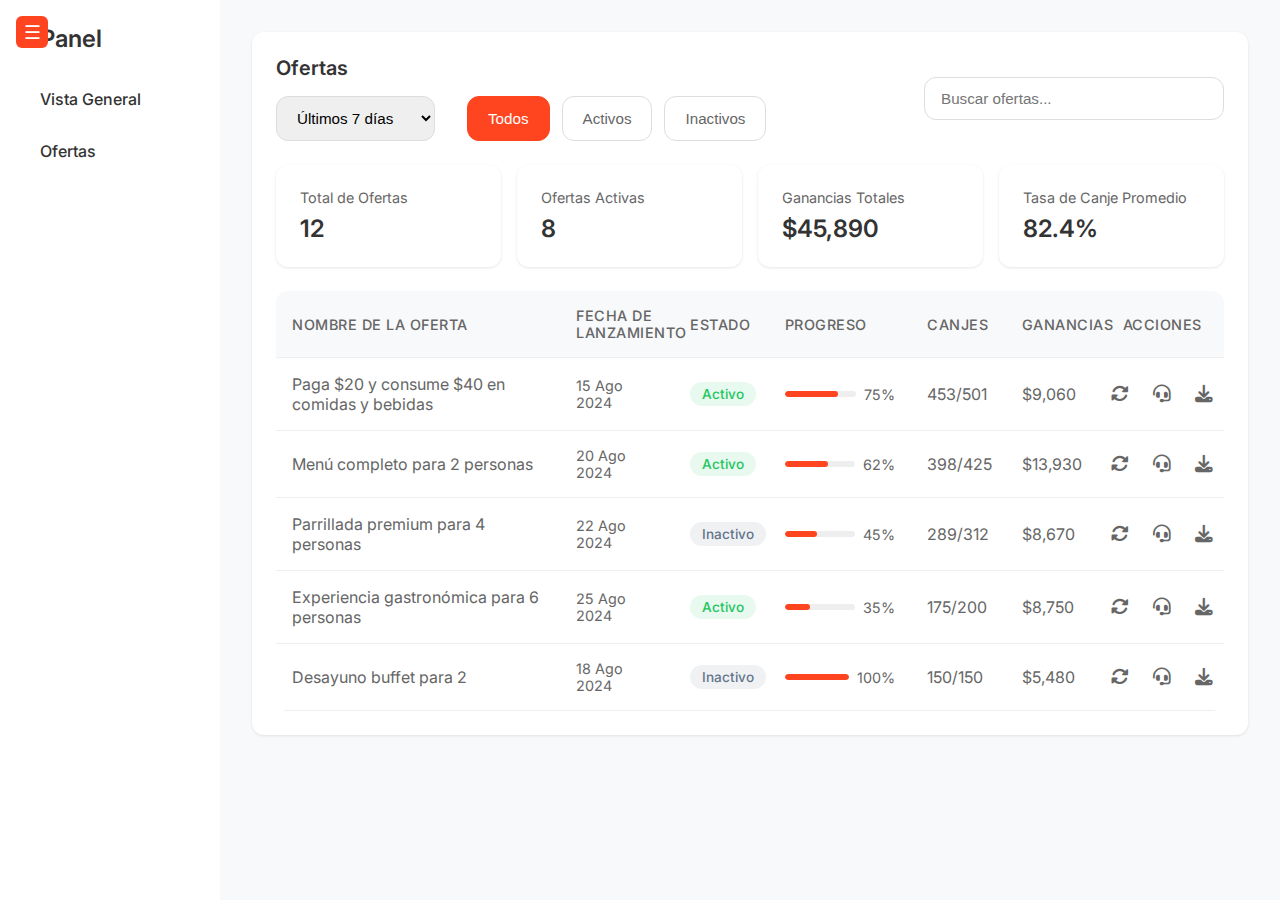
<file: deals.html>
<!DOCTYPE html>
<html lang="es">
<head>
    <meta charset="UTF-8">
    <meta name="viewport" content="width=device-width, initial-scale=1.0">
    <title>Ofertas - Panel de Comerciante</title>
    <link href="https://fonts.googleapis.com/css2?family=Inter:wght@400;500;600&display=swap" rel="stylesheet">
    <link rel="stylesheet" href="styles.css">
    <link rel="stylesheet" href="https://cdnjs.cloudflare.com/ajax/libs/font-awesome/6.5.1/css/all.min.css">
    <style>
        /* Deals-specific styles */
        .deals-header {
            display: flex;
            justify-content: space-between;
            align-items: center;
            margin-bottom: var(--spacing);
        }

        .report-filters {
            display: flex;
            gap: 1rem;
            margin-top: 0.75rem;
        }

        .filter-select {
            padding: 0.75rem 1rem;
            border: 1px solid #ddd;
            border-radius: var(--border-radius);
            font-size: 0.95rem;
            min-width: 150px;
        }

        .filter-select:focus {
            outline: none;
            border-color: var(--primary-color);
        }

        .search-bar {
            padding: 0.75rem 1rem;
            border: 1px solid #ddd;
            border-radius: var(--border-radius);
            font-size: 0.95rem;
            width: 300px;
        }

        .search-bar:focus {
            outline: none;
            border-color: var(--primary-color);
        }

        .deals-summary {
            display: grid;
            grid-template-columns: repeat(auto-fit, minmax(200px, 1fr));
            gap: 1rem;
            margin-bottom: var(--spacing);
        }

        .metric-card {
            background: white;
            padding: 1.5rem;
            border-radius: var(--border-radius);
            box-shadow: 0 1px 3px rgba(0,0,0,0.1);
        }

        .metric-title {
            color: var(--text-color);
            font-size: 0.9rem;
            margin-bottom: 0.5rem;
        }

        .metric-value {
            color: var(--secondary-color);
            font-size: 1.5rem;
            font-weight: 600;
        }

        .deals-table {
            width: 100%;
            border-collapse: collapse;
            margin-top: 1rem;
            background: white;
            border-radius: var(--border-radius);
            overflow: hidden;
            table-layout: fixed;
        }

        .deals-table th,
        .deals-table td {
            padding: 1rem;
            text-align: left;
            border-bottom: 1px solid #eee;
        }

        .deals-table th:first-child,
        .deals-table td:first-child {
            width: 30%;
        }

        .deals-table th:nth-child(2),
        .deals-table td:nth-child(2) {
            width: 12%;
        }

        .deals-table th:nth-child(3),
        .deals-table td:nth-child(3) {
            width: 10%;
        }

        .deals-table th:nth-child(4),
        .deals-table td:nth-child(4) {
            width: 15%;
        }

        .deals-table th:nth-child(5),
        .deals-table td:nth-child(5) {
            width: 10%;
        }

        .deals-table th:nth-child(6),
        .deals-table td:nth-child(6) {
            width: 10%;
        }

        .deals-table th:last-child,
        .deals-table td:last-child {
            width: 13%;
            text-align: center;
        }

        .deals-table th {
            background: var(--bg-color);
            font-weight: 500;
            color: var(--text-color);
            font-size: 0.9rem;
            text-transform: uppercase;
            letter-spacing: 0.5px;
        }

        .deals-table tr:hover {
            background: rgba(255, 68, 32, 0.03);
        }

        .status-badge {
            display: inline-flex;
            align-items: center;
            padding: 0.25rem 0.75rem;
            border-radius: 1rem;
            font-size: 0.85rem;
            font-weight: 500;
        }

        .status-badge.active {
            background: rgba(34, 197, 94, 0.1);
            color: #22c55e;
        }

        .status-badge.finished {
            background: rgba(100, 116, 139, 0.1);
            color: #64748b;
        }

        .launch-date {
            color: var(--text-color);
            font-size: 0.9rem;
        }

        .deal-progress {
            display: flex;
            align-items: center;
            gap: 0.5rem;
        }

        .progress-bar {
            flex: 1;
            height: 6px;
            background: #eee;
            border-radius: 3px;
            overflow: hidden;
        }

        .progress-fill {
            height: 100%;
            background: var(--primary-color);
            border-radius: 3px;
            transition: width 0.3s ease;
        }

        .progress-text {
            font-size: 0.9rem;
            color: var(--text-color);
            white-space: nowrap;
        }

        .action-icons {
            display: flex;
            gap: 1.5rem;
            justify-content: center;
        }

        .action-icon {
            color: var(--text-color);
            font-size: 1.1rem;
            cursor: pointer;
            transition: color 0.2s ease;
        }

        .action-icon:hover {
            color: var(--primary-color);
        }

        .action-icon.repeat:hover {
            color: #22c55e;
        }

        .action-icon.support:hover {
            color: #3b82f6;
        }

        .action-icon.download:hover {
            color: var(--primary-color);
        }

        .action-icon-wrapper {
            position: relative;
        }

        .action-icon-wrapper:hover::after {
            content: attr(data-tooltip);
            position: absolute;
            bottom: 100%;
            left: 50%;
            transform: translateX(-50%);
            padding: 0.5rem;
            background: #333;
            color: white;
            font-size: 0.75rem;
            border-radius: 4px;
            white-space: nowrap;
            z-index: 1;
            margin-bottom: 0.5rem;
        }

        /* Add filter button styles */
        .filter-buttons {
            display: flex;
            gap: 0.75rem;
            margin-left: 1rem;
        }

        .filter-button {
            padding: 0.75rem 1.25rem;
            border: 1px solid #ddd;
            border-radius: var(--border-radius);
            background: white;
            color: var(--text-color);
            font-size: 0.95rem;
            cursor: pointer;
            transition: all 0.2s ease;
        }

        .filter-button:hover {
            border-color: var(--primary-color);
            color: var(--primary-color);
        }

        .filter-button.active {
            background: var(--primary-color);
            color: white;
            border-color: var(--primary-color);
        }
    </style>
</head>
<body>
    <button class="sidebar-toggle">☰</button>
    <div class="sidebar">
        <h1 style="margin: 0 0 1.5rem 1rem;">Panel</h1>
        <a href="index.html">Vista General</a>
        <a href="deals.html" class="active">Ofertas</a>
    </div>
    <div class="main-content">
        <div class="card">
            <div class="deals-header">
                <div>
                    <h2>Ofertas</h2>
                    <div class="report-filters">
                        <select class="filter-select" id="timeRange">
                            <option value="7">Últimos 7 días</option>
                            <option value="30">Últimos 30 días</option>
                            <option value="90">Últimos 90 días</option>
                            <option value="365">Último año</option>
                        </select>
                        <div class="filter-buttons">
                            <button class="filter-button active" data-status="all">Todos</button>
                            <button class="filter-button" data-status="active">Activos</button>
                            <button class="filter-button" data-status="inactive">Inactivos</button>
                        </div>
                    </div>
                </div>
                <input type="text" class="search-bar" placeholder="Buscar ofertas...">
            </div>

            <div class="deals-summary">
                <div class="metric-card">
                    <div class="metric-title">Total de Ofertas</div>
                    <div class="metric-value">12</div>
                </div>
                <div class="metric-card">
                    <div class="metric-title">Ofertas Activas</div>
                    <div class="metric-value">8</div>
                </div>
                <div class="metric-card">
                    <div class="metric-title">Ganancias Totales</div>
                    <div class="metric-value">$45,890</div>
                </div>
                <div class="metric-card">
                    <div class="metric-title">Tasa de Canje Promedio</div>
                    <div class="metric-value">82.4%</div>
                </div>
            </div>

            <table class="deals-table">
                <thead>
                    <tr>
                        <th>Nombre de la Oferta</th>
                        <th>Fecha de Lanzamiento</th>
                        <th>Estado</th>
                        <th>Progreso</th>
                        <th>Canjes</th>
                        <th>Ganancias</th>
                        <th>Acciones</th>
                    </tr>
                </thead>
                <tbody>
                    <tr>
                        <td>Paga $20 y consume $40 en comidas y bebidas</td>
                        <td class="launch-date">15 Ago 2024</td>
                        <td><span class="status-badge active">Activo</span></td>
                        <td>
                            <div class="deal-progress">
                                <div class="progress-bar">
                                    <div class="progress-fill" style="width: 75%"></div>
                                </div>
                                <span class="progress-text">75%</span>
                            </div>
                        </td>
                        <td>453/501</td>
                        <td>$9,060</td>
                        <td>
                            <div class="action-icons">
                                <div class="action-icon-wrapper" data-tooltip="Repetir Oferta">
                                    <i class="fa-solid fa-rotate action-icon repeat"></i>
                                </div>
                                <div class="action-icon-wrapper" data-tooltip="Contactar Soporte">
                                    <i class="fa-solid fa-headset action-icon support"></i>
                                </div>
                                <div class="action-icon-wrapper" data-tooltip="Descargar Reporte">
                                    <i class="fa-solid fa-download action-icon download"></i>
                                </div>
                            </div>
                        </td>
                    </tr>
                    <tr>
                        <td>Menú completo para 2 personas</td>
                        <td class="launch-date">20 Ago 2024</td>
                        <td><span class="status-badge active">Activo</span></td>
                        <td>
                            <div class="deal-progress">
                                <div class="progress-bar">
                                    <div class="progress-fill" style="width: 62%"></div>
                                </div>
                                <span class="progress-text">62%</span>
                            </div>
                        </td>
                        <td>398/425</td>
                        <td>$13,930</td>
                        <td>
                            <div class="action-icons">
                                <div class="action-icon-wrapper" data-tooltip="Repetir Oferta">
                                    <i class="fa-solid fa-rotate action-icon repeat"></i>
                                </div>
                                <div class="action-icon-wrapper" data-tooltip="Contactar Soporte">
                                    <i class="fa-solid fa-headset action-icon support"></i>
                                </div>
                                <div class="action-icon-wrapper" data-tooltip="Descargar Reporte">
                                    <i class="fa-solid fa-download action-icon download"></i>
                                </div>
                            </div>
                        </td>
                    </tr>
                    <tr>
                        <td>Parrillada premium para 4 personas</td>
                        <td class="launch-date">22 Ago 2024</td>
                        <td><span class="status-badge finished">Inactivo</span></td>
                        <td>
                            <div class="deal-progress">
                                <div class="progress-bar">
                                    <div class="progress-fill" style="width: 45%"></div>
                                </div>
                                <span class="progress-text">45%</span>
                            </div>
                        </td>
                        <td>289/312</td>
                        <td>$8,670</td>
                        <td>
                            <div class="action-icons">
                                <div class="action-icon-wrapper" data-tooltip="Repetir Oferta">
                                    <i class="fa-solid fa-rotate action-icon repeat"></i>
                                </div>
                                <div class="action-icon-wrapper" data-tooltip="Contactar Soporte">
                                    <i class="fa-solid fa-headset action-icon support"></i>
                                </div>
                                <div class="action-icon-wrapper" data-tooltip="Descargar Reporte">
                                    <i class="fa-solid fa-download action-icon download"></i>
                                </div>
                            </div>
                        </td>
                    </tr>
                    <tr>
                        <td>Experiencia gastronómica para 6 personas</td>
                        <td class="launch-date">25 Ago 2024</td>
                        <td><span class="status-badge active">Activo</span></td>
                        <td>
                            <div class="deal-progress">
                                <div class="progress-bar">
                                    <div class="progress-fill" style="width: 35%"></div>
                                </div>
                                <span class="progress-text">35%</span>
                            </div>
                        </td>
                        <td>175/200</td>
                        <td>$8,750</td>
                        <td>
                            <div class="action-icons">
                                <div class="action-icon-wrapper" data-tooltip="Repetir Oferta">
                                    <i class="fa-solid fa-rotate action-icon repeat"></i>
                                </div>
                                <div class="action-icon-wrapper" data-tooltip="Contactar Soporte">
                                    <i class="fa-solid fa-headset action-icon support"></i>
                                </div>
                                <div class="action-icon-wrapper" data-tooltip="Descargar Reporte">
                                    <i class="fa-solid fa-download action-icon download"></i>
                                </div>
                            </div>
                        </td>
                    </tr>
                    <tr>
                        <td>Desayuno buffet para 2</td>
                        <td class="launch-date">18 Ago 2024</td>
                        <td><span class="status-badge finished">Inactivo</span></td>
                        <td>
                            <div class="deal-progress">
                                <div class="progress-bar">
                                    <div class="progress-fill" style="width: 100%"></div>
                                </div>
                                <span class="progress-text">100%</span>
                            </div>
                        </td>
                        <td>150/150</td>
                        <td>$5,480</td>
                        <td>
                            <div class="action-icons">
                                <div class="action-icon-wrapper" data-tooltip="Repetir Oferta">
                                    <i class="fa-solid fa-rotate action-icon repeat"></i>
                                </div>
                                <div class="action-icon-wrapper" data-tooltip="Contactar Soporte">
                                    <i class="fa-solid fa-headset action-icon support"></i>
                                </div>
                                <div class="action-icon-wrapper" data-tooltip="Descargar Reporte">
                                    <i class="fa-solid fa-download action-icon download"></i>
                                </div>
                            </div>
                        </td>
                    </tr>
                </tbody>
            </table>
        </div>
    </div>
    <script src="script.js"></script>
    <script>
        // Handle time range changes
        document.getElementById('timeRange').addEventListener('change', function(e) {
            const days = parseInt(e.target.value);
            // Aquí normalmente obtendrías nuevos datos basados en el rango de tiempo seleccionado
            // Por ahora, actualizaremos las métricas con datos de ejemplo
            updateMetrics(days);
        });

        // Función auxiliar para actualizar métricas
        function updateMetrics(days) {
            // En una aplicación real, obtendrías estos datos del backend
            // Por ahora, actualizaremos con cambios aleatorios
            const metrics = document.querySelectorAll('.metric-value');
            
            metrics.forEach((metric) => {
                if (metric.textContent.includes('$')) {
                    const randomValue = Math.floor(Math.random() * 50000) + 20000;
                    metric.textContent = `$${randomValue.toLocaleString()}`;
                } else if (metric.textContent.includes('%')) {
                    const randomValue = (Math.random() * 20 + 70).toFixed(1);
                    metric.textContent = `${randomValue}%`;
                } else {
                    const randomValue = Math.floor(Math.random() * 15) + 5;
                    metric.textContent = randomValue;
                }
            });
        }

        // Update filter functionality for buttons
        const filterButtons = document.querySelectorAll('.filter-button');
        
        filterButtons.forEach(button => {
            button.addEventListener('click', function() {
                // Update active state of buttons
                filterButtons.forEach(btn => btn.classList.remove('active'));
                this.classList.add('active');

                // Filter the table
                const status = this.dataset.status;
                const rows = document.querySelectorAll('.deals-table tbody tr');
                
                rows.forEach(row => {
                    const statusBadge = row.querySelector('.status-badge');
                    if (status === 'all' || 
                        (status === 'active' && statusBadge.textContent === 'Activo') ||
                        (status === 'inactive' && statusBadge.textContent === 'Inactivo')) {
                        row.style.display = '';
                    } else {
                        row.style.display = 'none';
                    }
                });
            });
        });
    </script>
</body>
</html>
</file>
<file: styles.css>
:root {
    --primary-color: #FF4420;
    --secondary-color: #333;
    --bg-color: #f8f9fa;
    --text-color: #666;
    --border-radius: 12px;
    --spacing: 1.5rem;
    --transition: 0.3s ease;
    --sidebar-width: 220px;
}

* {
    margin: 0;
    padding: 0;
    box-sizing: border-box;
}

body {
    font-family: 'Inter', sans-serif;
    background: var(--bg-color);
    color: var(--text-color);
    min-height: 100vh;
    display: flex;
}

.sidebar {
    width: var(--sidebar-width);
    background: white;
    position: fixed;
    top: 0;
    bottom: 0;
    left: 0;
    padding: var(--spacing);
    transition: transform var(--transition);
    z-index: 1000;
}

.sidebar.collapsed {
    transform: translateX(calc(-1 * var(--sidebar-width)));
}

.sidebar-toggle {
    position: fixed;
    top: 1rem;
    left: 1rem;
    z-index: 1001;
    background: var(--primary-color);
    color: white;
    border: none;
    padding: 0.5rem;
    width: 32px;
    height: 32px;
    border-radius: 6px;
    cursor: pointer;
    display: flex;
    align-items: center;
    justify-content: center;
    font-size: 1.2rem;
}

.sidebar-toggle:hover {
    opacity: 0.9;
}

.sidebar a {
    display: block;
    padding: 0.75rem 1rem;
    color: var(--secondary-color);
    text-decoration: none;
    font-weight: 500;
    border-radius: 8px;
    margin-bottom: 0.5rem;
    transition: all var(--transition);
}

.sidebar a:hover {
    background: rgba(255, 68, 32, 0.1);
    color: var(--primary-color);
}

.main-content {
    flex: 1;
    margin-left: var(--sidebar-width);
    padding: 2rem;
    transition: margin-left var(--transition);
}

.main-content.collapsed {
    margin-left: 0;
}

.card {
    background: white;
    border-radius: var(--border-radius);
    box-shadow: 0 1px 3px rgba(0,0,0,0.1);
    padding: var(--spacing);
    margin-bottom: var(--spacing);
}

h1, h2 {
    color: var(--secondary-color);
    font-weight: 600;
    margin-bottom: 1rem;
}

h1 {
    font-size: 1.5rem;
}

h2 {
    font-size: 1.25rem;
}

.chart-container {
    position: relative;
    height: 300px;
    margin-top: 1rem;
}

canvas {
    border-radius: 8px;
}
</file>
